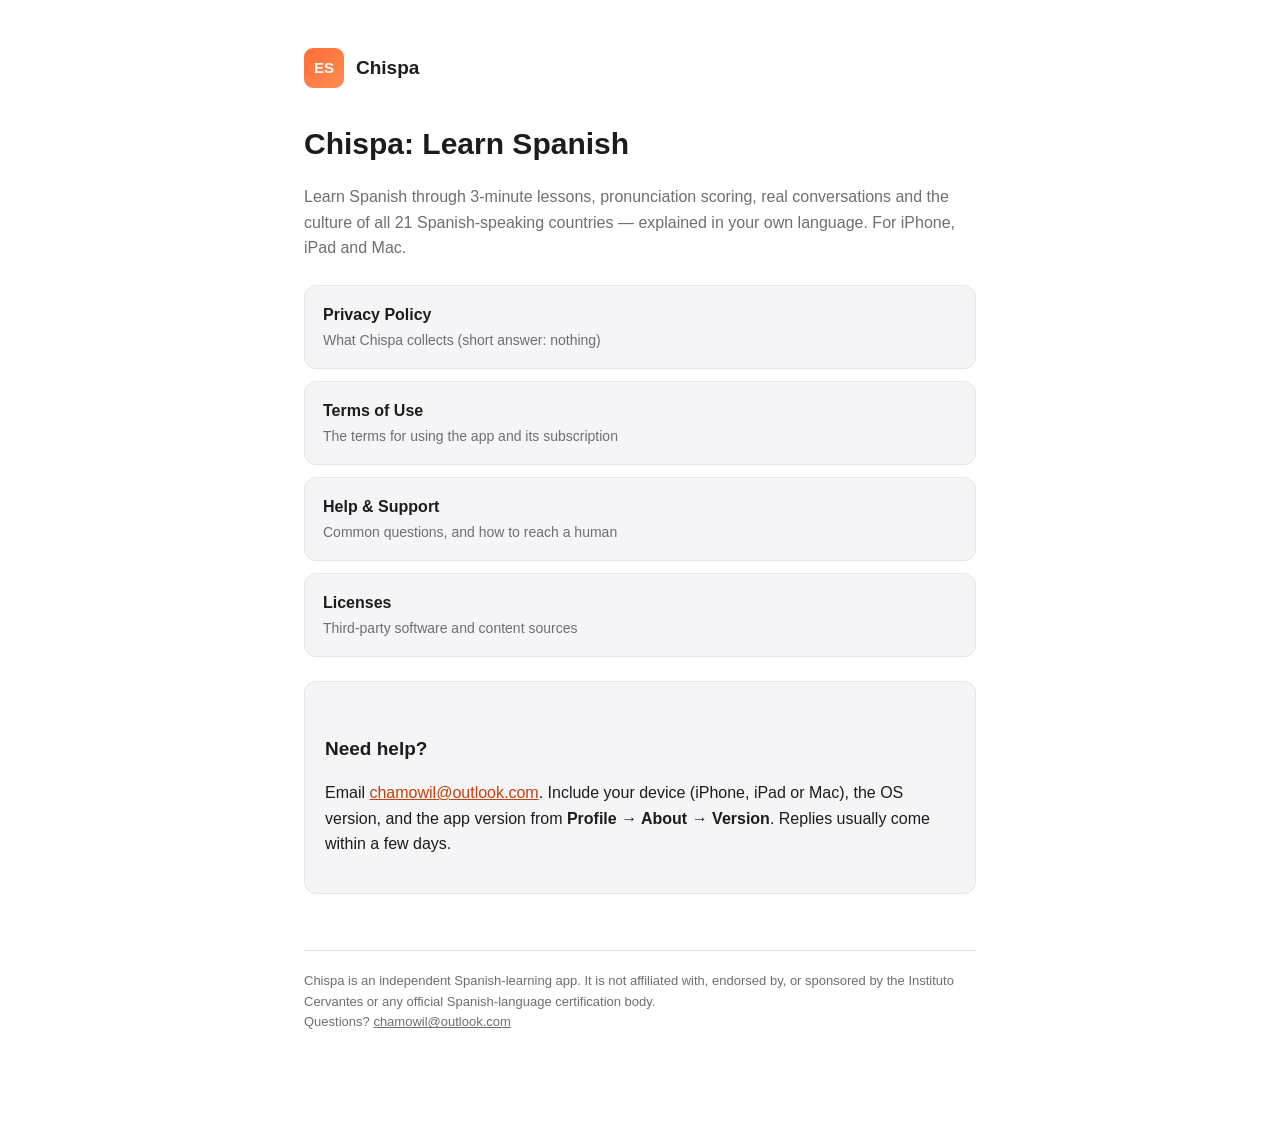
<file: index.html>
<!doctype html>
<html lang="en">
<head>
<meta charset="utf-8">
<meta name="viewport" content="width=device-width, initial-scale=1">
<title>Chispa: Learn Spanish</title>
<link rel="stylesheet" href="style.css">
</head>
<body>
<div class="wrap">
  <div class="brand">
    <div class="brand-mark">ES</div>
    <a href="index.html">Chispa</a>
  </div>

  <h1>Chispa: Learn Spanish</h1>
  <p class="muted">
    Learn Spanish through 3-minute lessons, pronunciation scoring, real conversations and the culture of
    all 21 Spanish-speaking countries — explained in your own language. For iPhone, iPad and Mac.
  </p>

  <nav class="index-links">
    <a href="privacy.html">Privacy Policy<span>What Chispa collects (short answer: nothing)</span></a>
    <a href="terms.html">Terms of Use<span>The terms for using the app and its subscription</span></a>
    <a href="help.html">Help &amp; Support<span>Common questions, and how to reach a human</span></a>
    <a href="licenses.html">Licenses<span>Third-party software and content sources</span></a>
  </nav>

  <div class="card">
    <h2>Need help?</h2>
    <p>
      Email <a href="mailto:chamowil@outlook.com">chamowil@outlook.com</a>. Include your device
      (iPhone, iPad or Mac), the OS version, and the app version from
      <strong>Profile → About → Version</strong>. Replies usually come within a few days.
    </p>
  </div>

  <footer>
    Chispa is an independent Spanish-learning app. It is not affiliated with, endorsed by, or sponsored
    by the Instituto Cervantes or any official Spanish-language certification body.<br>
    Questions? <a href="mailto:chamowil@outlook.com">chamowil@outlook.com</a>
  </footer>
</div>
</body>
</html>
</file>
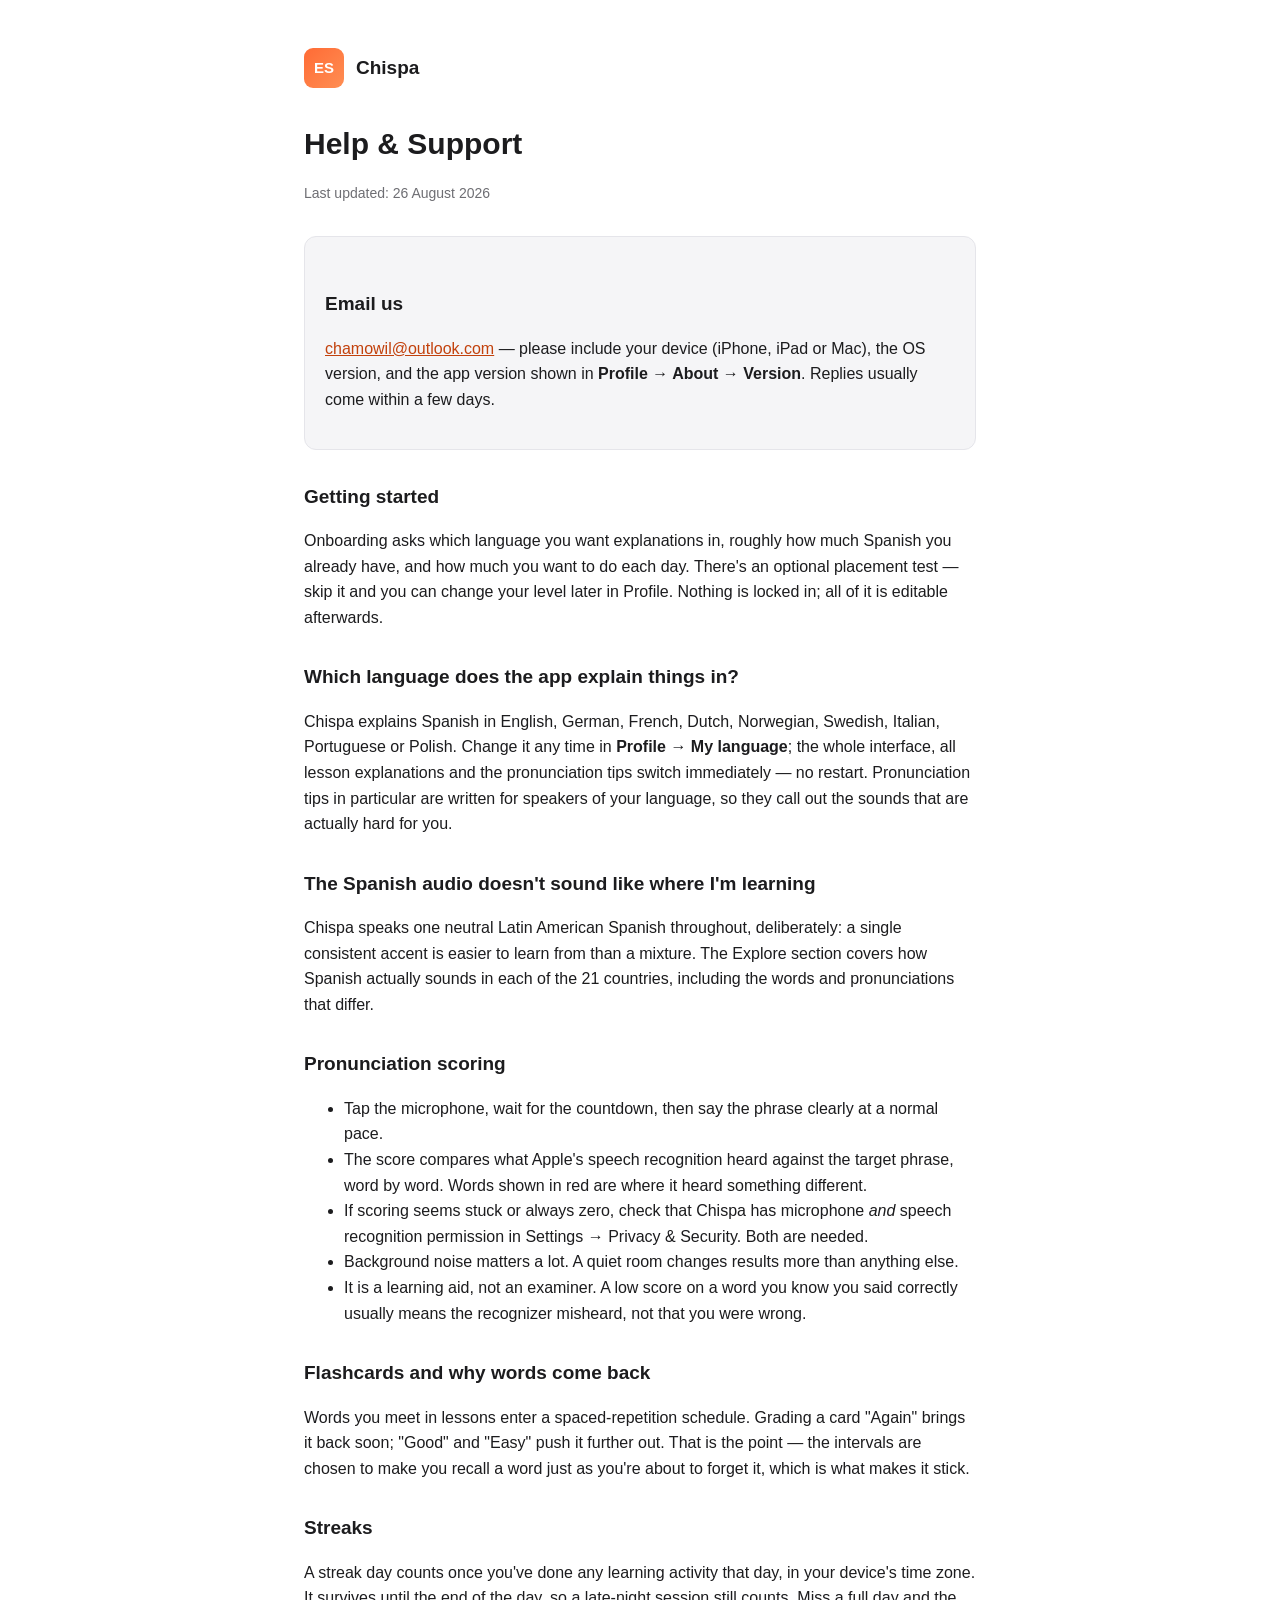
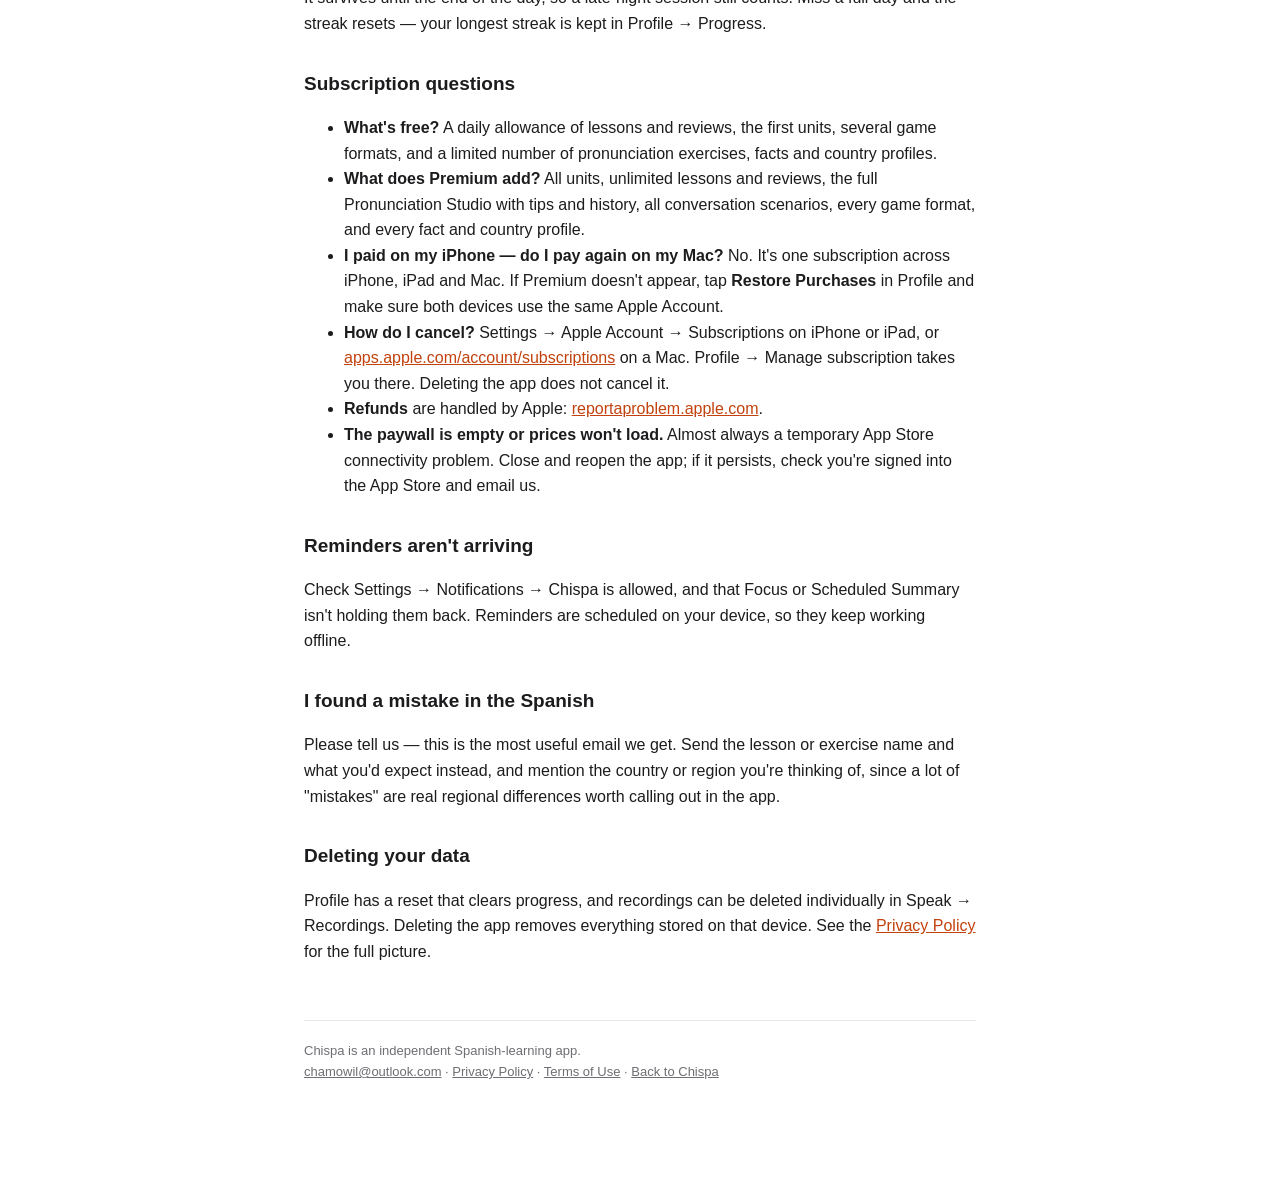
<file: help.html>
<!doctype html>
<html lang="en">
<head>
<meta charset="utf-8">
<meta name="viewport" content="width=device-width, initial-scale=1">
<title>Help &amp; Support — Chispa</title>
<link rel="stylesheet" href="style.css">
</head>
<body>
<div class="wrap">
  <div class="brand">
    <div class="brand-mark">ES</div>
    <a href="index.html">Chispa</a>
  </div>

  <h1>Help &amp; Support</h1>
  <p class="updated">Last updated: 26 August 2026</p>

  <div class="card">
    <h2>Email us</h2>
    <p>
      <a href="mailto:chamowil@outlook.com">chamowil@outlook.com</a> — please include your device
      (iPhone, iPad or Mac), the OS version, and the app version shown in
      <strong>Profile → About → Version</strong>. Replies usually come within a few days.
    </p>
  </div>

  <h2>Getting started</h2>
  <p>
    Onboarding asks which language you want explanations in, roughly how much Spanish you already have,
    and how much you want to do each day. There's an optional placement test — skip it and you can change
    your level later in Profile. Nothing is locked in; all of it is editable afterwards.
  </p>

  <h2>Which language does the app explain things in?</h2>
  <p>
    Chispa explains Spanish in English, German, French, Dutch, Norwegian, Swedish, Italian, Portuguese or
    Polish. Change it any time in <strong>Profile → My language</strong>; the whole interface, all lesson
    explanations and the pronunciation tips switch immediately — no restart. Pronunciation tips in
    particular are written for speakers of your language, so they call out the sounds that are actually
    hard for you.
  </p>

  <h2>The Spanish audio doesn't sound like where I'm learning</h2>
  <p>
    Chispa speaks one neutral Latin American Spanish throughout, deliberately: a single consistent accent
    is easier to learn from than a mixture. The Explore section covers how Spanish actually sounds in each
    of the 21 countries, including the words and pronunciations that differ.
  </p>

  <h2>Pronunciation scoring</h2>
  <ul>
    <li>Tap the microphone, wait for the countdown, then say the phrase clearly at a normal pace.</li>
    <li>The score compares what Apple's speech recognition heard against the target phrase, word by word.
      Words shown in red are where it heard something different.</li>
    <li>If scoring seems stuck or always zero, check that Chispa has microphone <em>and</em> speech
      recognition permission in Settings → Privacy &amp; Security. Both are needed.</li>
    <li>Background noise matters a lot. A quiet room changes results more than anything else.</li>
    <li>It is a learning aid, not an examiner. A low score on a word you know you said correctly usually
      means the recognizer misheard, not that you were wrong.</li>
  </ul>

  <h2>Flashcards and why words come back</h2>
  <p>
    Words you meet in lessons enter a spaced-repetition schedule. Grading a card "Again" brings it back
    soon; "Good" and "Easy" push it further out. That is the point — the intervals are chosen to make you
    recall a word just as you're about to forget it, which is what makes it stick.
  </p>

  <h2>Streaks</h2>
  <p>
    A streak day counts once you've done any learning activity that day, in your device's time zone. It
    survives until the end of the day, so a late-night session still counts. Miss a full day and the
    streak resets — your longest streak is kept in Profile → Progress.
  </p>

  <h2>Subscription questions</h2>
  <ul>
    <li><strong>What's free?</strong> A daily allowance of lessons and reviews, the first units, several
      game formats, and a limited number of pronunciation exercises, facts and country profiles.</li>
    <li><strong>What does Premium add?</strong> All units, unlimited lessons and reviews, the full
      Pronunciation Studio with tips and history, all conversation scenarios, every game format, and every
      fact and country profile.</li>
    <li><strong>I paid on my iPhone — do I pay again on my Mac?</strong> No. It's one subscription across
      iPhone, iPad and Mac. If Premium doesn't appear, tap <strong>Restore Purchases</strong> in Profile
      and make sure both devices use the same Apple Account.</li>
    <li><strong>How do I cancel?</strong> Settings → Apple Account → Subscriptions on iPhone or iPad, or
      <a href="https://apps.apple.com/account/subscriptions">apps.apple.com/account/subscriptions</a> on a
      Mac. Profile → Manage subscription takes you there. Deleting the app does not cancel it.</li>
    <li><strong>Refunds</strong> are handled by Apple:
      <a href="https://reportaproblem.apple.com">reportaproblem.apple.com</a>.</li>
    <li><strong>The paywall is empty or prices won't load.</strong> Almost always a temporary App Store
      connectivity problem. Close and reopen the app; if it persists, check you're signed into the App
      Store and email us.</li>
  </ul>

  <h2>Reminders aren't arriving</h2>
  <p>
    Check Settings → Notifications → Chispa is allowed, and that Focus or Scheduled Summary isn't holding
    them back. Reminders are scheduled on your device, so they keep working offline.
  </p>

  <h2>I found a mistake in the Spanish</h2>
  <p>
    Please tell us — this is the most useful email we get. Send the lesson or exercise name and what you'd
    expect instead, and mention the country or region you're thinking of, since a lot of "mistakes" are
    real regional differences worth calling out in the app.
  </p>

  <h2>Deleting your data</h2>
  <p>
    Profile has a reset that clears progress, and recordings can be deleted individually in
    Speak → Recordings. Deleting the app removes everything stored on that device. See the
    <a href="privacy.html">Privacy Policy</a> for the full picture.
  </p>

  <footer>
    Chispa is an independent Spanish-learning app.<br>
    <a href="mailto:chamowil@outlook.com">chamowil@outlook.com</a> ·
    <a href="privacy.html">Privacy Policy</a> ·
    <a href="terms.html">Terms of Use</a> ·
    <a href="index.html">Back to Chispa</a>
  </footer>
</div>
</body>
</html>
</file>
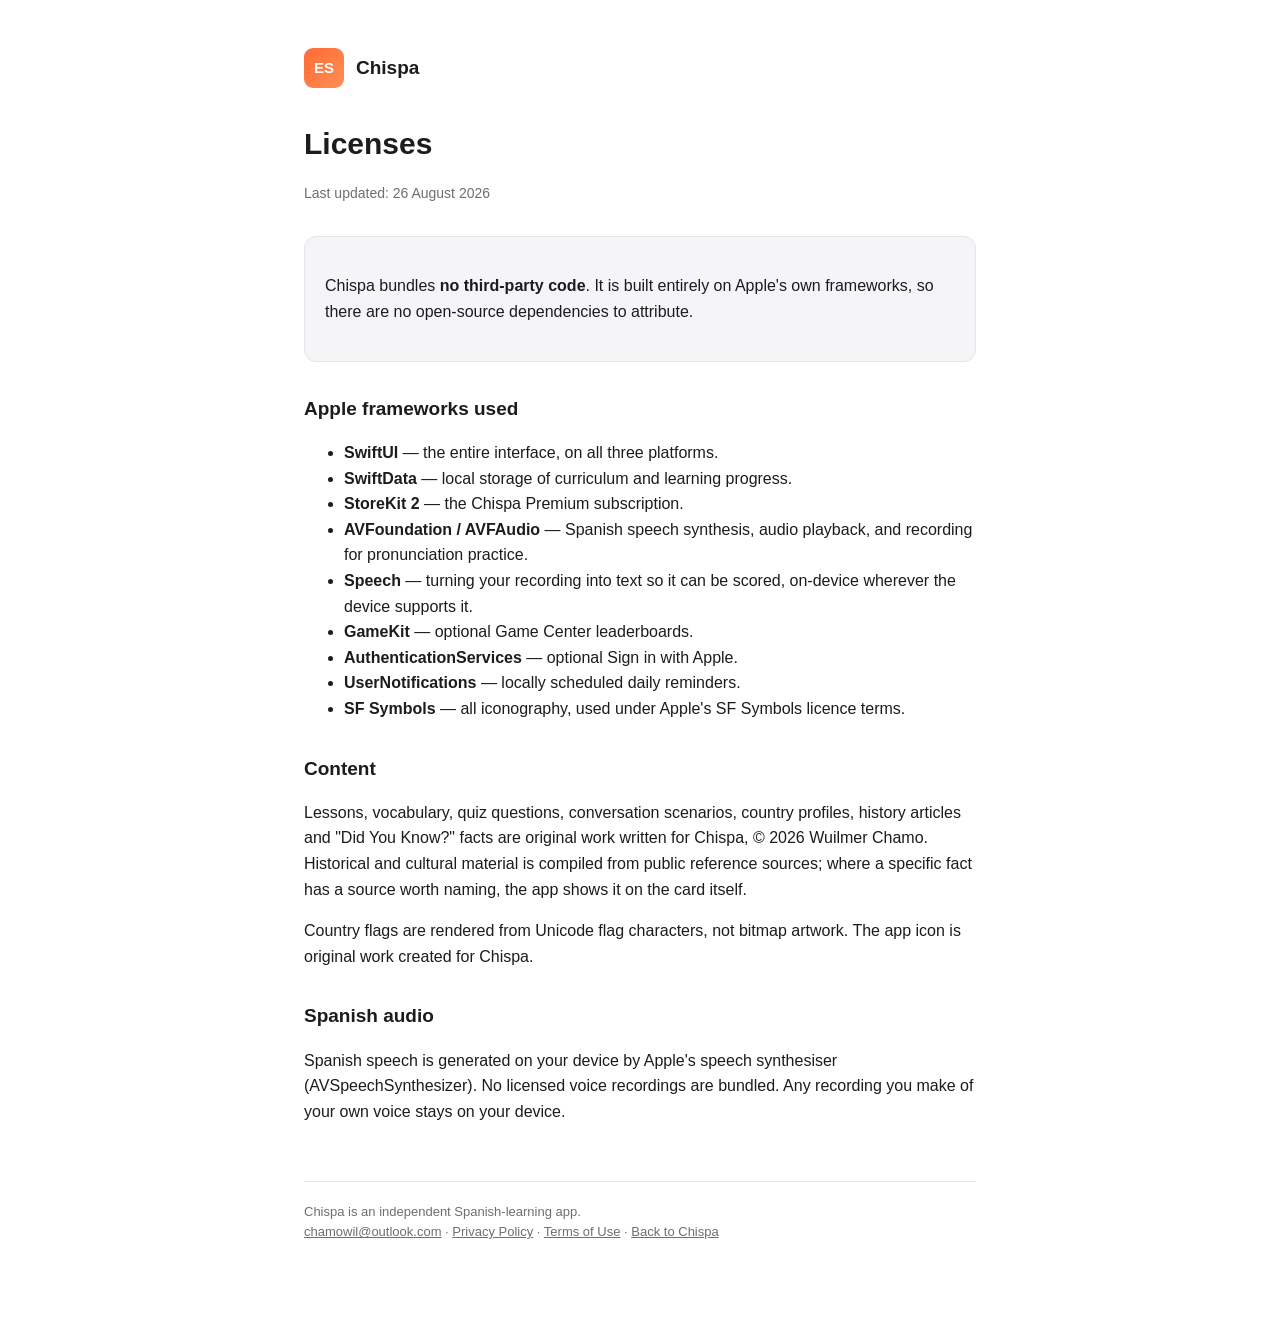
<file: licenses.html>
<!doctype html>
<html lang="en">
<head>
<meta charset="utf-8">
<meta name="viewport" content="width=device-width, initial-scale=1">
<title>Licenses — Chispa</title>
<link rel="stylesheet" href="style.css">
</head>
<body>
<div class="wrap">
  <div class="brand">
    <div class="brand-mark">ES</div>
    <a href="index.html">Chispa</a>
  </div>

  <h1>Licenses</h1>
  <p class="updated">Last updated: 26 August 2026</p>

  <div class="card">
    <p>
      Chispa bundles <strong>no third-party code</strong>. It is built entirely on Apple's own frameworks,
      so there are no open-source dependencies to attribute.
    </p>
  </div>

  <h2>Apple frameworks used</h2>
  <ul>
    <li><strong>SwiftUI</strong> — the entire interface, on all three platforms.</li>
    <li><strong>SwiftData</strong> — local storage of curriculum and learning progress.</li>
    <li><strong>StoreKit 2</strong> — the Chispa Premium subscription.</li>
    <li><strong>AVFoundation / AVFAudio</strong> — Spanish speech synthesis, audio playback, and recording
      for pronunciation practice.</li>
    <li><strong>Speech</strong> — turning your recording into text so it can be scored, on-device wherever
      the device supports it.</li>
    <li><strong>GameKit</strong> — optional Game Center leaderboards.</li>
    <li><strong>AuthenticationServices</strong> — optional Sign in with Apple.</li>
    <li><strong>UserNotifications</strong> — locally scheduled daily reminders.</li>
    <li><strong>SF Symbols</strong> — all iconography, used under Apple's SF Symbols licence terms.</li>
  </ul>

  <h2>Content</h2>
  <p>
    Lessons, vocabulary, quiz questions, conversation scenarios, country profiles, history articles and
    "Did You Know?" facts are original work written for Chispa, © 2026 Wuilmer Chamo. Historical and
    cultural material is compiled from public reference sources; where a specific fact has a source worth
    naming, the app shows it on the card itself.
  </p>
  <p>
    Country flags are rendered from Unicode flag characters, not bitmap artwork. The app icon is original
    work created for Chispa.
  </p>

  <h2>Spanish audio</h2>
  <p>
    Spanish speech is generated on your device by Apple's speech synthesiser (AVSpeechSynthesizer). No
    licensed voice recordings are bundled. Any recording you make of your own voice stays on your device.
  </p>

  <footer>
    Chispa is an independent Spanish-learning app.<br>
    <a href="mailto:chamowil@outlook.com">chamowil@outlook.com</a> ·
    <a href="privacy.html">Privacy Policy</a> ·
    <a href="terms.html">Terms of Use</a> ·
    <a href="index.html">Back to Chispa</a>
  </footer>
</div>
</body>
</html>
</file>
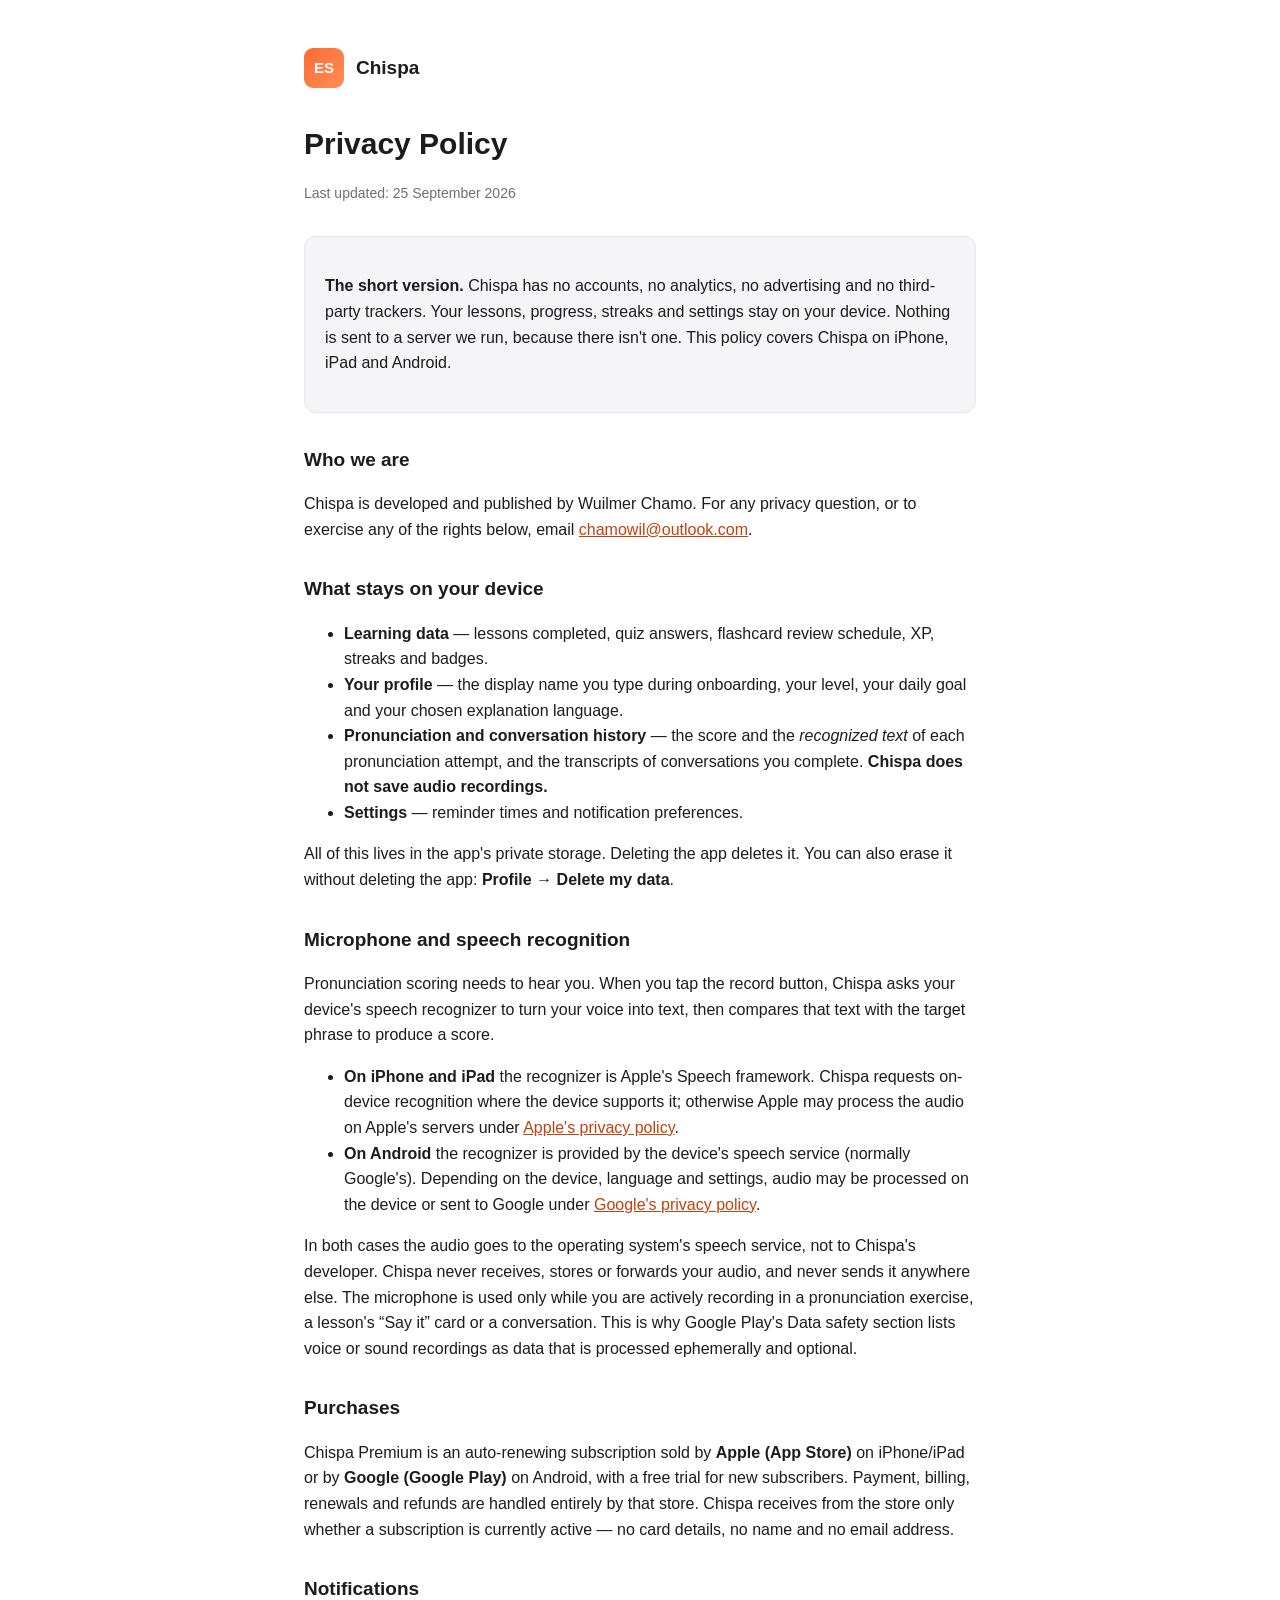
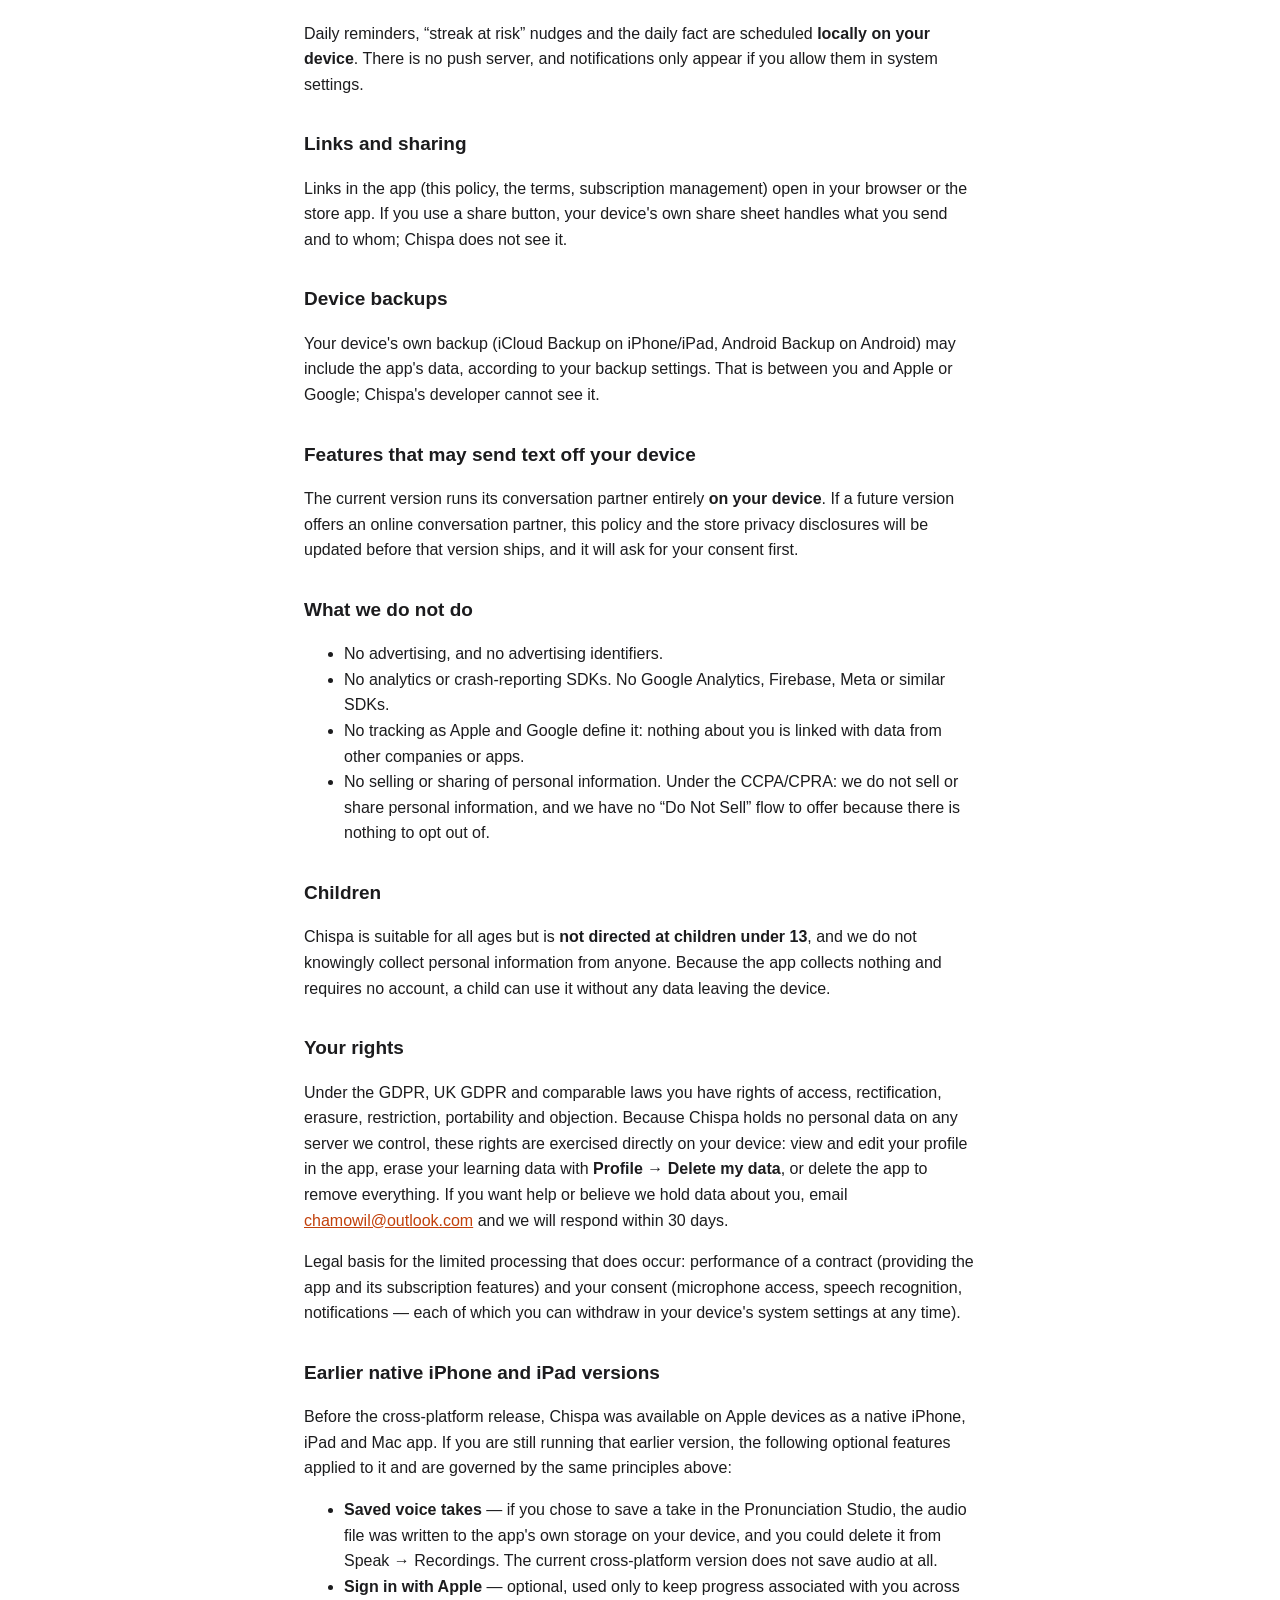
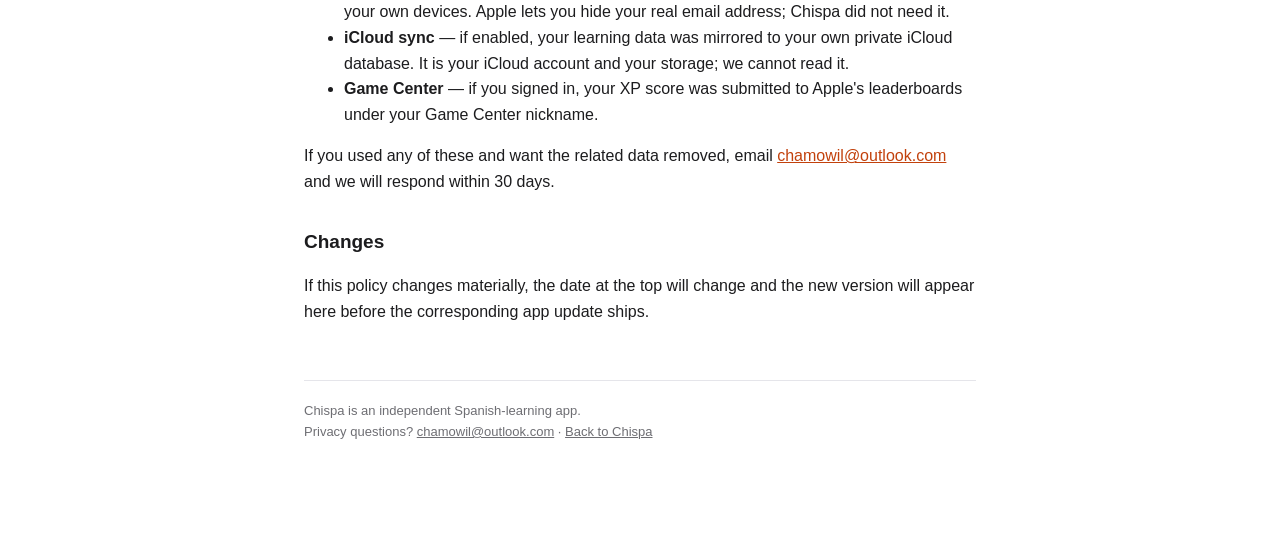
<file: privacy.html>
<!doctype html>
<html lang="en">
<head>
<meta charset="utf-8">
<meta name="viewport" content="width=device-width, initial-scale=1">
<title>Privacy Policy — Chispa</title>
<link rel="stylesheet" href="style.css">
</head>
<body>
<div class="wrap">
  <div class="brand">
    <div class="brand-mark">ES</div>
    <a href="index.html">Chispa</a>
  </div>

  <h1>Privacy Policy</h1>
  <p class="updated">Last updated: 25 September 2026</p>

  <div class="card">
    <p>
      <strong>The short version.</strong> Chispa has no accounts, no analytics, no advertising and no
      third-party trackers. Your lessons, progress, streaks and settings stay on your device. Nothing is
      sent to a server we run, because there isn't one. This policy covers Chispa on iPhone, iPad and
      Android.
    </p>
  </div>

  <h2>Who we are</h2>
  <p>
    Chispa is developed and published by Wuilmer Chamo. For any privacy question, or to exercise any of
    the rights below, email <a href="mailto:chamowil@outlook.com">chamowil@outlook.com</a>.
  </p>

  <h2>What stays on your device</h2>
  <ul>
    <li><strong>Learning data</strong> — lessons completed, quiz answers, flashcard review schedule, XP,
      streaks and badges.</li>
    <li><strong>Your profile</strong> — the display name you type during onboarding, your level, your
      daily goal and your chosen explanation language.</li>
    <li><strong>Pronunciation and conversation history</strong> — the score and the <em>recognized text</em>
      of each pronunciation attempt, and the transcripts of conversations you complete.
      <strong>Chispa does not save audio recordings.</strong></li>
    <li><strong>Settings</strong> — reminder times and notification preferences.</li>
  </ul>
  <p>
    All of this lives in the app's private storage. Deleting the app deletes it. You can also erase it
    without deleting the app: <strong>Profile → Delete my data</strong>.
  </p>

  <h2>Microphone and speech recognition</h2>
  <p>
    Pronunciation scoring needs to hear you. When you tap the record button, Chispa asks your device's
    speech recognizer to turn your voice into text, then compares that text with the target phrase to
    produce a score.
  </p>
  <ul>
    <li><strong>On iPhone and iPad</strong> the recognizer is Apple's Speech framework. Chispa requests
      on-device recognition where the device supports it; otherwise Apple may process the audio on Apple's
      servers under <a href="https://www.apple.com/legal/privacy/">Apple's privacy policy</a>.</li>
    <li><strong>On Android</strong> the recognizer is provided by the device's speech service (normally
      Google's). Depending on the device, language and settings, audio may be processed on the device or
      sent to Google under <a href="https://policies.google.com/privacy">Google's privacy policy</a>.</li>
  </ul>
  <p>
    In both cases the audio goes to the operating system's speech service, not to Chispa's developer.
    Chispa never receives, stores or forwards your audio, and never sends it anywhere else. The microphone
    is used only while you are actively recording in a pronunciation exercise, a lesson's “Say it” card
    or a conversation. This is why Google Play's Data safety section lists voice or sound recordings as
    data that is processed ephemerally and optional.
  </p>

  <h2>Purchases</h2>
  <p>
    Chispa Premium is an auto-renewing subscription sold by <strong>Apple (App Store)</strong> on
    iPhone/iPad or by <strong>Google (Google Play)</strong> on Android, with a free trial for new
    subscribers. Payment, billing, renewals and refunds are handled entirely by that store. Chispa
    receives from the store only whether a subscription is currently active — no card details, no name and
    no email address.
  </p>

  <h2>Notifications</h2>
  <p>
    Daily reminders, “streak at risk” nudges and the daily fact are scheduled <strong>locally on your
    device</strong>. There is no push server, and notifications only appear if you allow them in system
    settings.
  </p>

  <h2>Links and sharing</h2>
  <p>
    Links in the app (this policy, the terms, subscription management) open in your browser or the store
    app. If you use a share button, your device's own share sheet handles what you send and to whom;
    Chispa does not see it.
  </p>

  <h2>Device backups</h2>
  <p>
    Your device's own backup (iCloud Backup on iPhone/iPad, Android Backup on Android) may include the
    app's data, according to your backup settings. That is between you and Apple or Google; Chispa's
    developer cannot see it.
  </p>

  <h2>Features that may send text off your device</h2>
  <p>
    The current version runs its conversation partner entirely <strong>on your device</strong>. If a
    future version offers an online conversation partner, this policy and the store privacy disclosures
    will be updated before that version ships, and it will ask for your consent first.
  </p>

  <h2>What we do not do</h2>
  <ul>
    <li>No advertising, and no advertising identifiers.</li>
    <li>No analytics or crash-reporting SDKs. No Google Analytics, Firebase, Meta or similar SDKs.</li>
    <li>No tracking as Apple and Google define it: nothing about you is linked with data from other
      companies or apps.</li>
    <li>No selling or sharing of personal information. Under the CCPA/CPRA: we do not sell or share
      personal information, and we have no “Do Not Sell” flow to offer because there is nothing to opt
      out of.</li>
  </ul>

  <h2>Children</h2>
  <p>
    Chispa is suitable for all ages but is <strong>not directed at children under 13</strong>, and we do
    not knowingly collect personal information from anyone. Because the app collects nothing and requires
    no account, a child can use it without any data leaving the device.
  </p>

  <h2>Your rights</h2>
  <p>
    Under the GDPR, UK GDPR and comparable laws you have rights of access, rectification, erasure,
    restriction, portability and objection. Because Chispa holds no personal data on any server we
    control, these rights are exercised directly on your device: view and edit your profile in the app,
    erase your learning data with <strong>Profile → Delete my data</strong>, or delete the app to remove
    everything. If you want help or believe we hold data about you, email
    <a href="mailto:chamowil@outlook.com">chamowil@outlook.com</a> and we will respond within 30 days.
  </p>
  <p>
    Legal basis for the limited processing that does occur: performance of a contract (providing the app
    and its subscription features) and your consent (microphone access, speech recognition,
    notifications — each of which you can withdraw in your device's system settings at any time).
  </p>

  <h2>Earlier native iPhone and iPad versions</h2>
  <p>
    Before the cross-platform release, Chispa was available on Apple devices as a native iPhone, iPad and
    Mac app. If you are still running that earlier version, the following optional features applied to it
    and are governed by the same principles above:
  </p>
  <ul>
    <li><strong>Saved voice takes</strong> — if you chose to save a take in the Pronunciation Studio, the
      audio file was written to the app's own storage on your device, and you could delete it from
      Speak → Recordings. The current cross-platform version does not save audio at all.</li>
    <li><strong>Sign in with Apple</strong> — optional, used only to keep progress associated with you
      across your own devices. Apple lets you hide your real email address; Chispa did not need it.</li>
    <li><strong>iCloud sync</strong> — if enabled, your learning data was mirrored to your own private
      iCloud database. It is your iCloud account and your storage; we cannot read it.</li>
    <li><strong>Game Center</strong> — if you signed in, your XP score was submitted to Apple's
      leaderboards under your Game Center nickname.</li>
  </ul>
  <p>
    If you used any of these and want the related data removed, email
    <a href="mailto:chamowil@outlook.com">chamowil@outlook.com</a> and we will respond within 30 days.
  </p>

  <h2>Changes</h2>
  <p>
    If this policy changes materially, the date at the top will change and the new version will appear
    here before the corresponding app update ships.
  </p>

  <footer>
    Chispa is an independent Spanish-learning app.<br>
    Privacy questions? <a href="mailto:chamowil@outlook.com">chamowil@outlook.com</a> ·
    <a href="index.html">Back to Chispa</a>
  </footer>
</div>
</body>
</html>
</file>
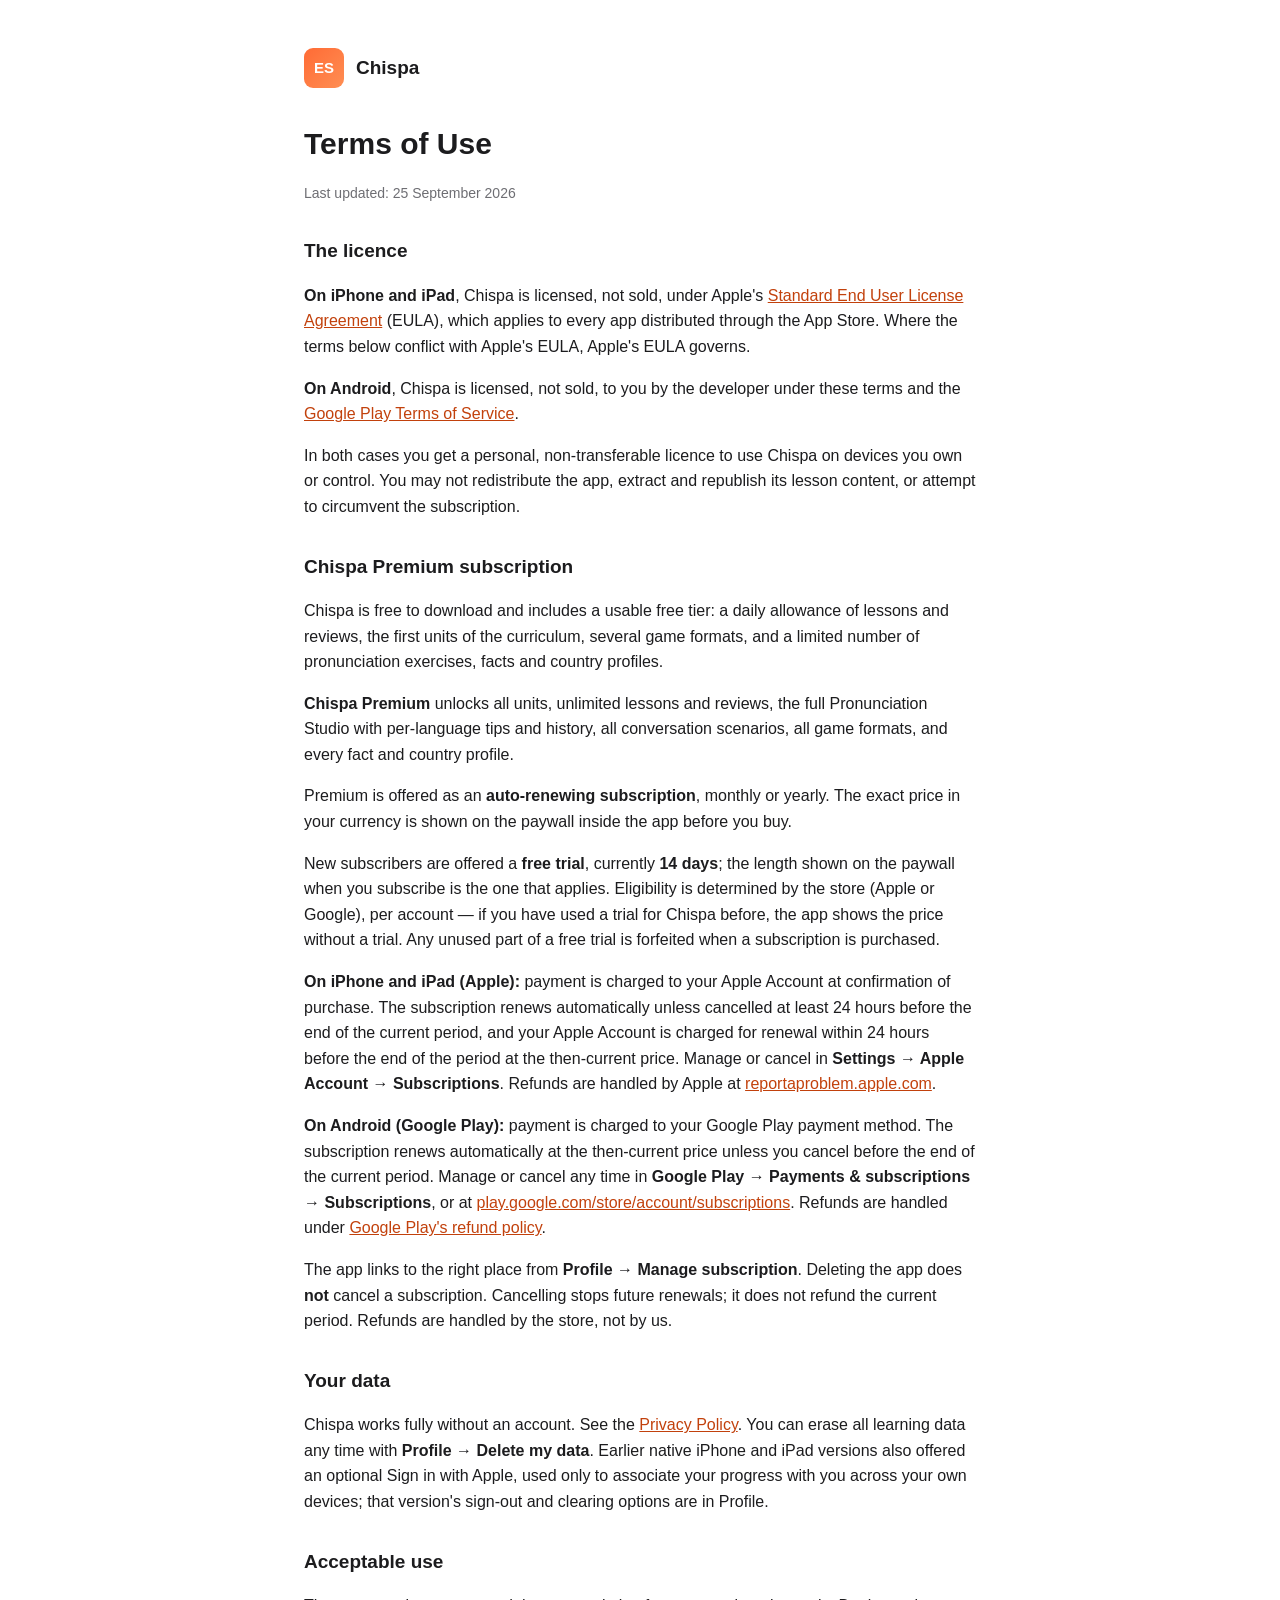
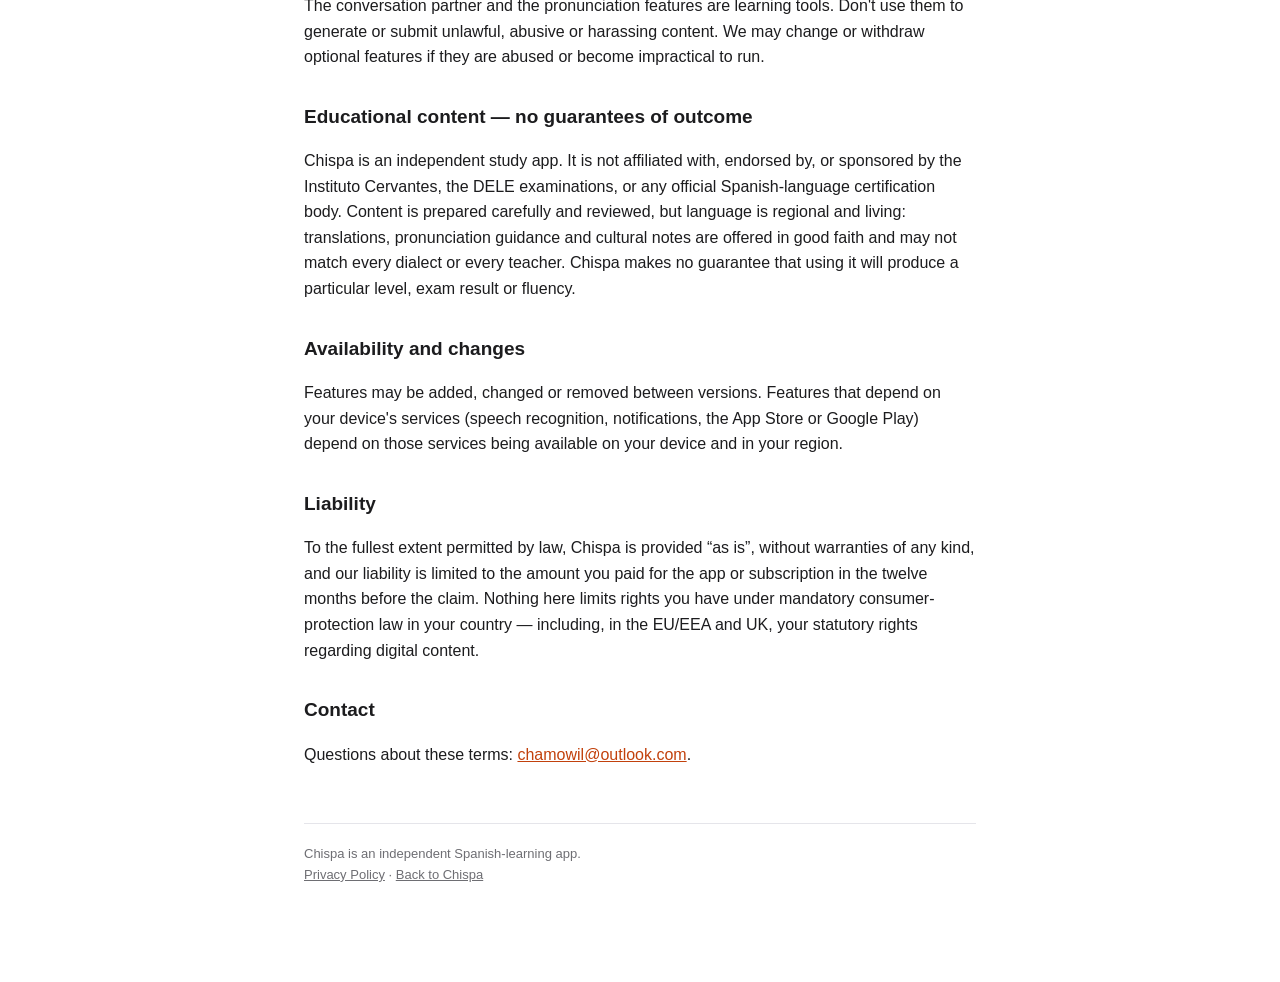
<file: terms.html>
<!doctype html>
<html lang="en">
<head>
<meta charset="utf-8">
<meta name="viewport" content="width=device-width, initial-scale=1">
<title>Terms of Use — Chispa</title>
<link rel="stylesheet" href="style.css">
</head>
<body>
<div class="wrap">
  <div class="brand">
    <div class="brand-mark">ES</div>
    <a href="index.html">Chispa</a>
  </div>

  <h1>Terms of Use</h1>
  <p class="updated">Last updated: 25 September 2026</p>

  <h2>The licence</h2>
  <p>
    <strong>On iPhone and iPad</strong>, Chispa is licensed, not sold, under Apple's
    <a href="https://www.apple.com/legal/internet-services/itunes/dev/stdeula/">Standard End User License
    Agreement</a> (EULA), which applies to every app distributed through the App Store. Where the terms
    below conflict with Apple's EULA, Apple's EULA governs.
  </p>
  <p>
    <strong>On Android</strong>, Chispa is licensed, not sold, to you by the developer under these terms
    and the <a href="https://play.google.com/about/play-terms/">Google Play Terms of Service</a>.
  </p>
  <p>
    In both cases you get a personal, non-transferable licence to use Chispa on devices you own or
    control. You may not redistribute the app, extract and republish its lesson content, or attempt to
    circumvent the subscription.
  </p>

  <h2>Chispa Premium subscription</h2>
  <p>
    Chispa is free to download and includes a usable free tier: a daily allowance of lessons and reviews,
    the first units of the curriculum, several game formats, and a limited number of pronunciation
    exercises, facts and country profiles.
  </p>
  <p>
    <strong>Chispa Premium</strong> unlocks all units, unlimited lessons and reviews, the full
    Pronunciation Studio with per-language tips and history, all conversation scenarios, all game
    formats, and every fact and country profile.
  </p>
  <p>
    Premium is offered as an <strong>auto-renewing subscription</strong>, monthly or yearly. The exact
    price in your currency is shown on the paywall inside the app before you buy.
  </p>
  <p>
    New subscribers are offered a <strong>free trial</strong>, currently <strong>14 days</strong>; the
    length shown on the paywall when you subscribe is the one that applies. Eligibility is determined by
    the store (Apple or Google), per account — if you have used a trial for Chispa before, the app shows
    the price without a trial. Any unused part of a free trial is forfeited when a subscription is
    purchased.
  </p>
  <p>
    <strong>On iPhone and iPad (Apple):</strong> payment is charged to your Apple Account at confirmation
    of purchase. The subscription renews automatically unless cancelled at least 24 hours before the end
    of the current period, and your Apple Account is charged for renewal within 24 hours before the end
    of the period at the then-current price. Manage or cancel in <strong>Settings → Apple Account →
    Subscriptions</strong>. Refunds are handled by Apple at
    <a href="https://reportaproblem.apple.com">reportaproblem.apple.com</a>.
  </p>
  <p>
    <strong>On Android (Google Play):</strong> payment is charged to your Google Play payment method. The
    subscription renews automatically at the then-current price unless you cancel before the end of the
    current period. Manage or cancel any time in <strong>Google Play → Payments &amp; subscriptions →
    Subscriptions</strong>, or at
    <a href="https://play.google.com/store/account/subscriptions">play.google.com/store/account/subscriptions</a>.
    Refunds are handled under
    <a href="https://support.google.com/googleplay/answer/2479637">Google Play's refund policy</a>.
  </p>
  <p>
    The app links to the right place from <strong>Profile → Manage subscription</strong>. Deleting the
    app does <strong>not</strong> cancel a subscription. Cancelling stops future renewals; it does not
    refund the current period. Refunds are handled by the store, not by us.
  </p>

  <h2>Your data</h2>
  <p>
    Chispa works fully without an account. See the <a href="privacy.html">Privacy Policy</a>. You can
    erase all learning data any time with <strong>Profile → Delete my data</strong>. Earlier native
    iPhone and iPad versions also offered an optional Sign in with Apple, used only to associate your
    progress with you across your own devices; that version's sign-out and clearing options are in
    Profile.
  </p>

  <h2>Acceptable use</h2>
  <p>
    The conversation partner and the pronunciation features are learning tools. Don't use them to
    generate or submit unlawful, abusive or harassing content. We may change or withdraw optional
    features if they are abused or become impractical to run.
  </p>

  <h2>Educational content — no guarantees of outcome</h2>
  <p>
    Chispa is an independent study app. It is not affiliated with, endorsed by, or sponsored by the
    Instituto Cervantes, the DELE examinations, or any official Spanish-language certification body.
    Content is prepared carefully and reviewed, but language is regional and living: translations,
    pronunciation guidance and cultural notes are offered in good faith and may not match every dialect or
    every teacher. Chispa makes no guarantee that using it will produce a particular level, exam result
    or fluency.
  </p>

  <h2>Availability and changes</h2>
  <p>
    Features may be added, changed or removed between versions. Features that depend on your device's
    services (speech recognition, notifications, the App Store or Google Play) depend on those services
    being available on your device and in your region.
  </p>

  <h2>Liability</h2>
  <p>
    To the fullest extent permitted by law, Chispa is provided “as is”, without warranties of any kind,
    and our liability is limited to the amount you paid for the app or subscription in the twelve months
    before the claim. Nothing here limits rights you have under mandatory consumer-protection law in your
    country — including, in the EU/EEA and UK, your statutory rights regarding digital content.
  </p>

  <h2>Contact</h2>
  <p>
    Questions about these terms: <a href="mailto:chamowil@outlook.com">chamowil@outlook.com</a>.
  </p>

  <footer>
    Chispa is an independent Spanish-learning app.<br>
    <a href="privacy.html">Privacy Policy</a> · <a href="index.html">Back to Chispa</a>
  </footer>
</div>
</body>
</html>
</file>
<file: style.css>
:root {
  --bg: #ffffff;
  --fg: #1c1c1e;
  --muted: #6e6e73;
  --accent: #c2410c;
  --card: #f5f5f7;
  --border: #e5e5ea;
}

@media (prefers-color-scheme: dark) {
  :root {
    --bg: #0f1115;
    --fg: #f2f2f7;
    --muted: #9a9aa2;
    --accent: #ff8e53;
    --card: #1a1c22;
    --border: #2c2e36;
  }
}

* { box-sizing: border-box; }

body {
  margin: 0;
  background: var(--bg);
  color: var(--fg);
  font-family: -apple-system, BlinkMacSystemFont, "Segoe UI", Roboto, Helvetica, Arial, sans-serif;
  line-height: 1.6;
}

.wrap {
  max-width: 720px;
  margin: 0 auto;
  padding: 48px 24px 96px;
}

.brand {
  display: flex;
  align-items: center;
  gap: 12px;
  margin-bottom: 32px;
}

.brand-mark {
  width: 40px;
  height: 40px;
  border-radius: 9px;
  background: linear-gradient(135deg, #ff6b35, #ff8e53);
  display: flex;
  align-items: center;
  justify-content: center;
  color: #fff;
  font-weight: 700;
  font-size: 15px;
  flex-shrink: 0;
}

.brand a {
  color: var(--fg);
  text-decoration: none;
  font-weight: 600;
  font-size: 19px;
}

h1 {
  font-size: 30px;
  margin: 0 0 6px;
}

.updated {
  color: var(--muted);
  font-size: 14px;
  margin-bottom: 32px;
}

h2 {
  font-size: 19px;
  margin: 32px 0 10px;
}

p, li { color: var(--fg); }

.muted { color: var(--muted); }

a { color: var(--accent); }

.card {
  background: var(--card);
  border: 1px solid var(--border);
  border-radius: 12px;
  padding: 20px;
  margin: 24px 0;
}

nav.index-links {
  display: grid;
  gap: 12px;
  margin-top: 24px;
}

nav.index-links a {
  display: block;
  padding: 16px 18px;
  background: var(--card);
  border: 1px solid var(--border);
  border-radius: 12px;
  text-decoration: none;
  color: var(--fg);
  font-weight: 600;
}

nav.index-links a span {
  display: block;
  font-weight: 400;
  color: var(--muted);
  font-size: 14px;
  margin-top: 2px;
}

footer {
  margin-top: 56px;
  padding-top: 20px;
  border-top: 1px solid var(--border);
  color: var(--muted);
  font-size: 13px;
}

footer a { color: var(--muted); }
</file>
